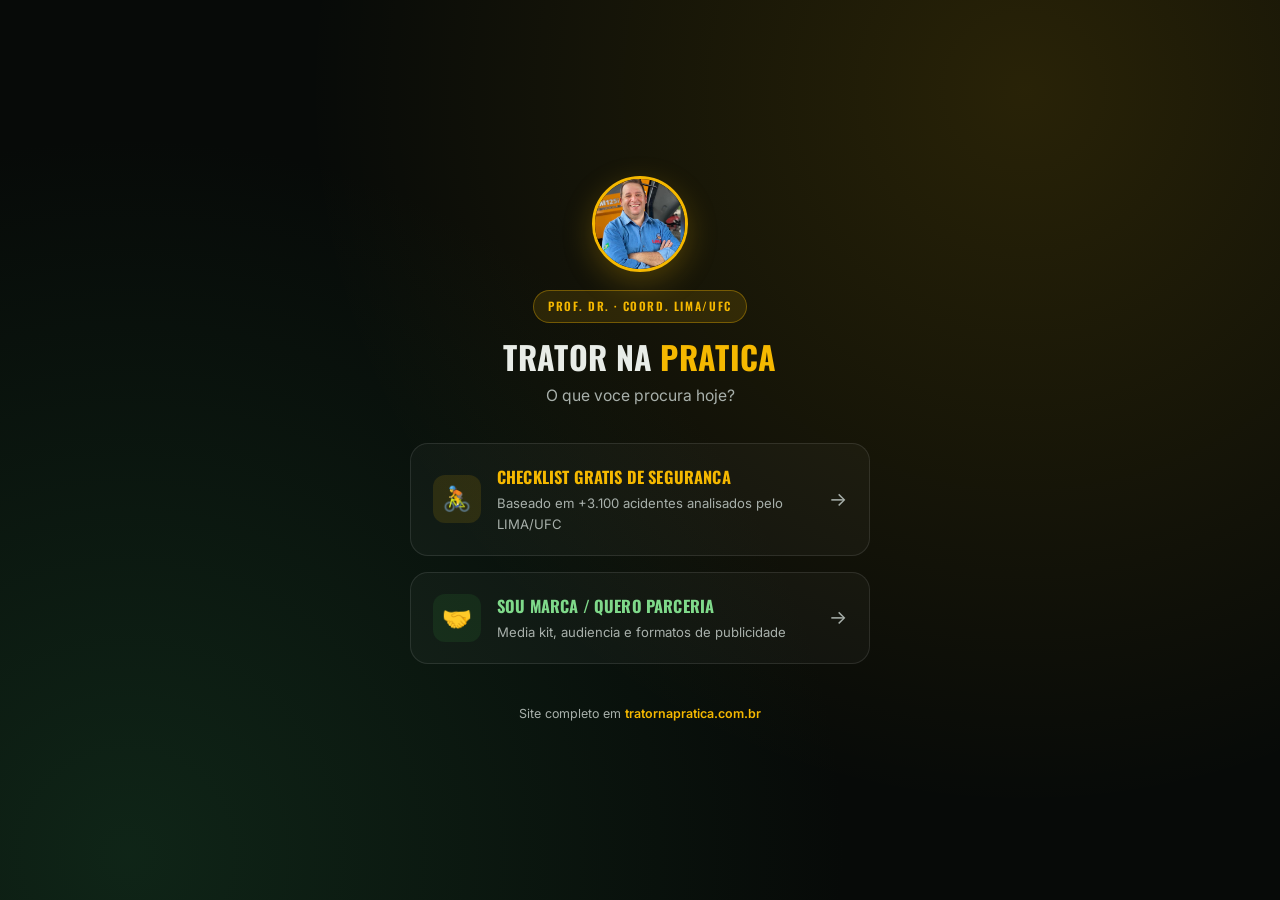
<file: ig.html>
<!DOCTYPE html>
<html lang="pt-BR">
<head>
  <meta charset="UTF-8" />
  <meta name="viewport" content="width=device-width, initial-scale=1.0" />

  <title>Trator na Prática | Prof. Leonardo Monteiro</title>
  <meta name="description" content="Checklist gratuito de seguranca com tratores ou parceria de marca com o Prof. Leonardo Monteiro - LIMA/UFC." />
  <meta name="robots" content="noindex, follow" />
  <meta name="theme-color" content="#0B0F0C" />
  <link rel="canonical" href="https://tratornapratica.com.br/ig" />

  <meta property="og:type" content="website" />
  <meta property="og:url" content="https://tratornapratica.com.br/ig" />
  <meta property="og:title" content="Trator na Pratica | Prof. Leonardo Monteiro" />
  <meta property="og:description" content="Checklist gratuito de seguranca ou parceria de marca - escolha seu caminho." />
  <meta property="og:image" content="https://tratornapratica.com.br/og-image.png" />
  <meta property="og:locale" content="pt_BR" />
  <meta property="og:site_name" content="Trator na Pratica" />

  <link rel="icon" type="image/x-icon" href="/favicon.ico" />
  <link rel="apple-touch-icon" sizes="180x180" href="/apple-touch-icon.png" />

  <link rel="preconnect" href="https://fonts.googleapis.com" />
  <link rel="preconnect" href="https://fonts.gstatic.com" crossorigin />
  <link href="https://fonts.googleapis.com/css2?family=Inter:wght@400;500;600;700;800&family=Oswald:wght@500;600;700;800&display=swap" rel="stylesheet" />

  <script async src="https://www.googletagmanager.com/gtag/js?id=G-YCJ6CCQL4G"></script>
  <script>
    window.dataLayer = window.dataLayer || [];
    function gtag(){dataLayer.push(arguments);}
    gtag('js', new Date());
    gtag('config', 'G-YCJ6CCQL4G', { page_path: '/ig' });
    window.addEventListener('load', function(){
      if (typeof gtag === 'function') {
        gtag('event', 'view_ig_bio_link', {
          event_category: 'instagram_bio',
          event_label: 'pageview_ig_hub',
          page_location: window.location.href
        });
      }
    });
    function trackChoice(choice){
      if (typeof gtag === 'function') {
        gtag('event', 'ig_bio_choice', {
          event_category: 'instagram_bio',
          event_label: choice
        });
      }
    }
  </script>

  <style>
    *,*::before,*::after{box-sizing:border-box;margin:0;padding:0}
    html{scroll-behavior:smooth;-webkit-text-size-adjust:100%}
    body{
      font-family:'Inter','Segoe UI',system-ui,-apple-system,sans-serif;
      background:#070A08;
      color:#E8ECE7;
      line-height:1.6;
      min-height:100vh;
      -webkit-font-smoothing:antialiased;
    }
    img{max-width:100%;height:auto;display:block}
    a{color:inherit;text-decoration:none}
    button{font-family:inherit;cursor:pointer;border:none;background:none;color:inherit}

    :root{
      --gold:#F5B800;
      --gold-2:#FFC93C;
      --gold-soft:rgba(245,184,0,.12);
      --text:#E8ECE7;
      --text-dim:#A8B0AB;
      --border:rgba(255,255,255,.10);
      --display:'Oswald','Inter',sans-serif;
    }

    .wrap{
      min-height:100vh;
      display:flex;
      flex-direction:column;
      align-items:center;
      justify-content:center;
      padding:48px 20px;
      background:
        radial-gradient(circle at 80% 10%, rgba(245,184,0,.14), transparent 55%),
        radial-gradient(circle at 10% 95%, rgba(27,77,46,.4), transparent 50%),
        #070A08;
    }

    .card{
      width:100%;
      max-width:460px;
      text-align:center;
    }

    .avatar{
      width:96px;height:96px;border-radius:50%;
      margin:0 auto 18px;overflow:hidden;
      border:3px solid var(--gold);
      box-shadow:0 10px 30px rgba(245,184,0,.25);
    }
    .avatar img{width:100%;height:100%;object-fit:cover}

    .eyebrow{
      display:inline-flex;align-items:center;gap:8px;
      font-family:var(--display);font-weight:600;letter-spacing:.14em;text-transform:uppercase;
      font-size:.72rem;color:var(--gold);background:var(--gold-soft);
      border:1px solid rgba(245,184,0,.35);padding:6px 14px;border-radius:100px;margin-bottom:16px;
    }

    h1{
      font-family:var(--display);font-weight:700;text-transform:uppercase;
      font-size:clamp(1.5rem,6vw,2rem);line-height:1.15;letter-spacing:.01em;
      margin-bottom:8px;
    }
    h1 span{color:var(--gold)}

    .sub{
      color:var(--text-dim);
      font-size:.98rem;
      max-width:380px;
      margin:0 auto 34px;
    }

    .choices{
      display:flex;
      flex-direction:column;
      gap:16px;
      width:100%;
    }

    .choice{
      display:flex;
      align-items:center;
      gap:16px;
      padding:20px 22px;
      border-radius:18px;
      border:1px solid var(--border);
      background:rgba(255,255,255,.03);
      text-align:left;
      transition:transform .2s ease, border-color .2s ease, background .2s ease;
    }
    .choice:hover, .choice:active{
      transform:translateY(-2px);
      border-color:var(--gold);
      background:rgba(245,184,0,.06);
    }
    .choice .ico{
      flex-shrink:0;
      width:48px;height:48px;border-radius:12px;
      display:flex;align-items:center;justify-content:center;
      font-size:1.5rem;
    }
    .choice.checklist .ico{background:var(--gold-soft)}
    .choice.brand .ico{background:rgba(46,125,50,.18)}
    .choice-text strong{
      display:block;font-family:var(--display);font-weight:700;
      font-size:1.02rem;text-transform:uppercase;letter-spacing:.01em;
      color:var(--text);margin-bottom:3px;
    }
    .choice.checklist strong{color:var(--gold)}
    .choice.brand strong{color:#7FD98A}
    .choice-text small{color:var(--text-dim);font-size:.82rem;display:block}
    .arrow{margin-left:auto;flex-shrink:0;color:var(--text-dim);font-size:1.2rem}

    footer{
      margin-top:40px;
      text-align:center;
      font-size:.78rem;
      color:var(--text-dim);
    }
    footer a{color:var(--gold);font-weight:600}

    @media (max-width:420px){
      .choice{padding:16px 16px}
    }
  </style>
</head>
<body>

  <div class="wrap">
    <div class="card">
      <div class="avatar">
        <img src="/professor.jpg" alt="Prof. Leonardo Monteiro" />
      </div>
      <div class="eyebrow">Prof. Dr. &middot; Coord. LIMA/UFC</div>
      <h1>Trator na <span>Pratica</span></h1>
      <p class="sub">O que voce procura hoje?</p>

      <div class="choices">
        <a class="choice checklist" href="/checklist-seguranca.pdf" onclick="trackChoice('checklist')" target="_blank" rel="noopener">
          <div class="ico">&#128692;</div>
          <div class="choice-text">
            <strong>Checklist gratis de seguranca</strong>
            <small>Baseado em +3.100 acidentes analisados pelo LIMA/UFC</small>
          </div>
          <div class="arrow">&rarr;</div>
        </a>

        <a class="choice brand" href="/para-marcas.html" onclick="trackChoice('marca')">
          <div class="ico">&#129309;</div>
          <div class="choice-text">
            <strong>Sou marca / quero parceria</strong>
            <small>Media kit, audiencia e formatos de publicidade</small>
          </div>
          <div class="arrow">&rarr;</div>
        </a>
      </div>

      <footer>
        Site completo em <a href="/">tratornapratica.com.br</a>
      </footer>
    </div>
  </div>

</body>
</html>
</file>
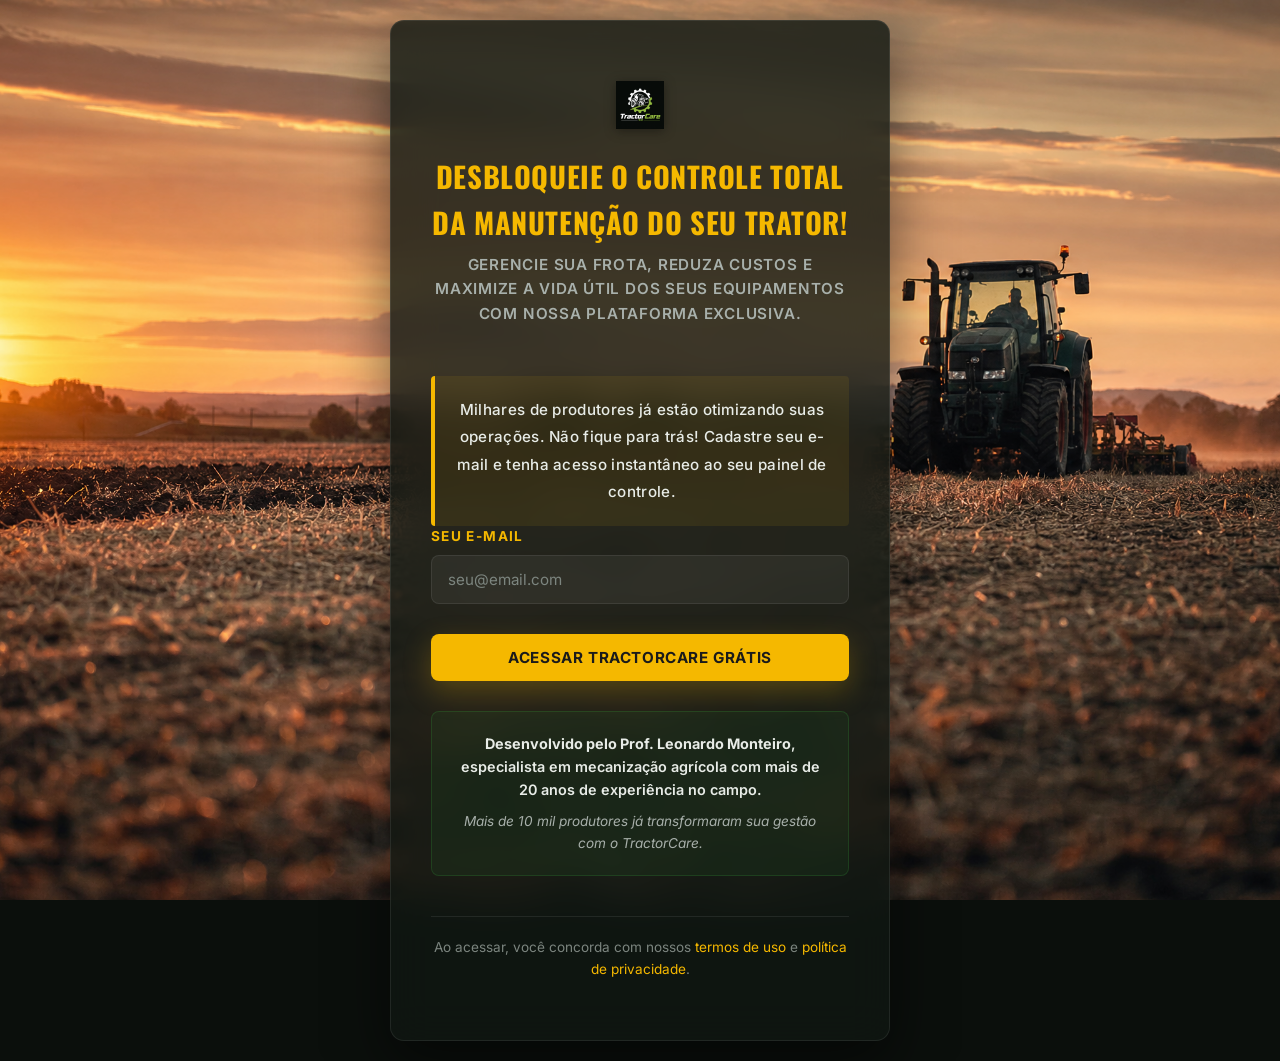
<file: manutencao.html>
<!DOCTYPE html>
<html lang="pt-BR">
<head>
  <meta charset="UTF-8" />
  <meta name="viewport" content="width=device-width, initial-scale=1.0" />
  <title>Desbloqueie o Controle Total | TractorCare</title>
  <meta name="description" content="Acesse o sistema de controle de manutenção de tratores. Cadastre seu e-mail para acessar o TractorCare." />
  <meta name="robots" content="noindex, follow" />
  
  <!-- Google Fonts -->
  <link rel="preconnect" href="https://fonts.googleapis.com" />
  <link rel="preconnect" href="https://fonts.gstatic.com" crossorigin />
  <link href="https://fonts.googleapis.com/css2?family=Inter:wght@400;500;600;700;800&family=Oswald:wght@500;600;700;800&display=swap" rel="stylesheet" />

  <style>
    /* ===== RESET & BASE ===== */
    *,*::before,*::after{box-sizing:border-box;margin:0;padding:0}
    html{scroll-behavior:smooth;-webkit-text-size-adjust:100%}
    body{
      font-family:'Inter','Segoe UI',system-ui,-apple-system,sans-serif;
      background:url("/assets/images/background_tractor_care.jpg") no-repeat center center fixed;
      background-size:cover;
      background-color:#0B0F0C; /* Fallback color */
      color:#E8ECE7;
      line-height:1.6;
      overflow-x:hidden;
      -webkit-font-smoothing:antialiased;
      min-height:100vh;
      display:flex;
      align-items:center;
      justify-content:center;
      padding:20px;
    }
    img{max-width:100%;height:auto;display:block}
    a{color:inherit;text-decoration:none;transition:color .25s ease}
    button{font-family:inherit;cursor:pointer;border:none;background:none;color:inherit}

    /* ===== TOKENS ===== */
    :root{
      --gold:#F5B800;
      --gold-2:#FFC93C;
      --green:#1B4D2E;
      --green-2:#2E7D32;
      --text:#E8ECE7;
      --text-dim:#A8B0AB;
      --text-mute:#7C857F;
      --border:rgba(255,255,255,.08);
      --shadow-lg:0 20px 60px rgba(0,0,0,.55);
      --radius:14px;
      --display:'Oswald','Inter',sans-serif;
    }

    /* ===== CONTAINER ===== */
    .container{
      width:100%;max-width:500px;
      background:rgba(16,23,18,.8);
      backdrop-filter:blur(20px);
      border:1px solid var(--border);
      border-radius:var(--radius);
      padding:60px 40px;
      box-shadow:var(--shadow-lg);
      animation:slideIn .6s ease-out;
    }

    @keyframes slideIn{
      from{
        opacity:0;
        transform:translateY(30px)
      }
      to{
        opacity:1;
        transform:translateY(0)
      }
    }

    /* ===== HEADER ===== */
    .portal-header{
      text-align:center;margin-bottom:50px
    }

    .portal-logo{
      display:flex;align-items:center;justify-content:center;gap:12px;margin-bottom:24px
    }

    .portal-logo img{
      height:48px;width:auto;filter:drop-shadow(0 2px 6px rgba(0,0,0,.4))
    }

    .portal-title{
      font-family:var(--display);font-size:1.8rem;font-weight:800;
      text-transform:uppercase;letter-spacing:.02em;
      color:var(--gold);margin-bottom:8px
    }

    .portal-subtitle{
      font-size:.95rem;color:var(--text-dim);letter-spacing:.05em;
      text-transform:uppercase;font-weight:600
    }

    .lead-text{
      font-size:.95rem;color:var(--text);line-height:1.8;
      margin-top:30px;margin-bottom:0;padding:20px;
      background:rgba(245,184,0,.08);
      border-left:4px solid var(--gold);
      border-radius:4px;text-align:center;
      font-weight:500;letter-spacing:.02em
    }

    /* ===== FORM ===== */
    .portal-form{
      display:flex;flex-direction:column;gap:20px
    }

    .form-group{
      display:flex;flex-direction:column;gap:8px
    }

    .form-label{
      font-size:.85rem;font-weight:700;letter-spacing:.1em;
      text-transform:uppercase;color:var(--gold)
    }

    .form-input{
      padding:14px 16px;
      background:rgba(255,255,255,.05);
      border:1px solid var(--border);
      border-radius:8px;
      color:var(--text);
      font-size:.95rem;
      transition:all .25s ease;
      font-family:inherit
    }

    .form-input::placeholder{
      color:var(--text-mute)
    }

    .form-input:focus{
      outline:none;
      background:rgba(255,255,255,.08);
      border-color:var(--gold);
      box-shadow:0 0 0 3px rgba(245,184,0,.1)
    }

    /* ===== BUTTON ===== */
    .btn-submit{
      padding:14px 28px;
      background:var(--gold);
      color:#1A1A1A;
      font-weight:700;
      font-size:.95rem;
      letter-spacing:.04em;
      text-transform:uppercase;
      border-radius:8px;
      box-shadow:0 10px 28px rgba(245,184,0,.25);
      transition:all .25s ease;
      cursor:pointer;
      margin-top:10px
    }

    .btn-submit:hover{
      background:var(--gold-2);
      transform:translateY(-2px);
      box-shadow:0 14px 34px rgba(245,184,0,.4)
    }

    .btn-submit:active{
      transform:translateY(0)
    }

    .btn-submit:disabled{
      opacity:.6;cursor:not-allowed;transform:none
    }

    .btn-submit.loading{
      position:relative;color:transparent
    }

    .btn-submit.loading::after{
      content:'';
      position:absolute;
      width:16px;height:16px;
      top:50%;left:50%;
      margin-left:-8px;margin-top:-8px;
      border:2px solid rgba(26,26,26,.3);
      border-radius:50%;
      border-top-color:#1A1A1A;
      animation:spin .6s linear infinite
    }

    @keyframes spin{
      to{transform:rotate(360deg)}
    }

    /* ===== MESSAGE ===== */
    .form-message{
      padding:12px 16px;
      border-radius:8px;
      font-size:.9rem;
      display:none;
      animation:slideIn .3s ease-out
    }

    .form-message.show{
      display:block
    }

    .form-message.success{
      background:rgba(46,125,50,.2);
      border:1px solid rgba(46,125,50,.5);
      color:#7FD87F
    }

    .form-message.error{
      background:rgba(200,50,50,.2);
      border:1px solid rgba(200,50,50,.5);
      color:#FF7F7F
    }

    /* ===== AUTHORITY & SOCIAL PROOF ===== */
    .authority-section{
      margin-top:30px;padding:20px;background:rgba(43,125,50,.1);
      border:1px solid rgba(43,125,50,.3);border-radius:8px;text-align:center
    }

    .authority-text{
      font-size:.9rem;color:var(--text);margin-bottom:10px;font-weight:600
    }

    .social-proof{
      font-size:.85rem;color:var(--text-dim);margin:0;font-style:italic
    }

    /* ===== FOOTER ===== */
    .portal-footer{
      margin-top:40px;
      padding-top:20px;
      border-top:1px solid var(--border);
      text-align:center;
      font-size:.85rem;
      color:var(--text-mute)
    }

    .portal-footer a{
      color:var(--gold);transition:color .25s ease
    }

    .portal-footer a:hover{
      color:var(--gold-2)
    }

    /* ===== RESPONSIVE ===== */
    @media(max-width:640px){
      .container{
        padding:40px 24px
      }

      .portal-title{
        font-size:1.4rem
      }

      .form-input{
        padding:12px 14px;
        font-size:.9rem
      }
    }
  </style>
</head>
<body>
  <div class="container">
    <!-- Header -->
      <div class="portal-header">
        <div class="portal-logo">
          <img src="/assets/images/logo-flat.png" alt="Trator na Prática" />
        </div>
        <h1 class="portal-title">Desbloqueie o Controle Total da Manutenção do Seu Trator!</h1>
        <p class="portal-subtitle">Gerencie sua frota, reduza custos e maximize a vida útil dos seus equipamentos com nossa plataforma exclusiva.</p>
      </div>

      <p class="lead-text">Milhares de produtores já estão otimizando suas operações. Não fique para trás! Cadastre seu e-mail e tenha acesso instantâneo ao seu painel de controle.</p>

    <!-- Form -->
    <form class="portal-form" id="accessForm">
      <div class="form-group">
        <label class="form-label" for="email">Seu E-mail</label>
        <input 
          type="email" 
          id="email" 
          name="email" 
          class="form-input" 
          placeholder="seu@email.com" 
          required 
          autocomplete="email"
        />
      </div>

      <button type="submit" class="btn-submit">Acessar TractorCare Grátis</button>

      <div class="form-message" id="formMessage"></div>
    </form>

    <!-- Authority & Social Proof -->
    <div class="authority-section">
      <p class="authority-text"><strong>Desenvolvido pelo Prof. Leonardo Monteiro</strong>, especialista em mecanização agrícola com mais de 20 anos de experiência no campo.</p>
      <p class="social-proof">Mais de 10 mil produtores já transformaram sua gestão com o TractorCare.</p>
    </div>

    <!-- Footer -->
    <div class="portal-footer">
      <p>Ao acessar, você concorda com nossos <a href="#">termos de uso</a> e <a href="#">política de privacidade</a>.</p>
    </div>
  </div>

  <script>
    const form = document.getElementById('accessForm');
    const emailInput = document.getElementById('email');
    const messageDiv = document.getElementById('formMessage');

    form.addEventListener('submit', async (e) => {
      e.preventDefault();
      
      const email = emailInput.value.trim();
      
      // Validação básica
      if (!email || !email.includes('@')) {
        showMessage('Por favor, insira um e-mail válido.', 'error');
        return;
      }

      // Simular envio (em produção, isso seria uma chamada para um backend)
      try {
        // Armazenar e-mail no localStorage para referência
        localStorage.setItem('tractorcare_email', email);
        
        // Mostrar mensagem de sucesso
        showMessage('E-mail registrado com sucesso! Redirecionando...', 'success');
        
        // Redirecionar após 1.5 segundos
        setTimeout(() => {
          window.location.href = 'https://evident-ingot639.runable.site/configuracoes';
        }, 1500);
      } catch (error) {
        showMessage('Erro ao processar. Tente novamente.', 'error');
      }
    });

    function showMessage(text, type) {
      messageDiv.textContent = text;
      messageDiv.className = `form-message show ${type}`;
      
      if (type === 'error') {
        setTimeout(() => {
          messageDiv.classList.remove('show');
        }, 4000);
      }
    }

    // Pre-fill email se já foi registrado
    window.addEventListener('load', () => {
      const savedEmail = localStorage.getItem('tractorcare_email');
      if (savedEmail) {
        emailInput.value = savedEmail;
      }
    });
  </script>
</body>
</html>
</file>
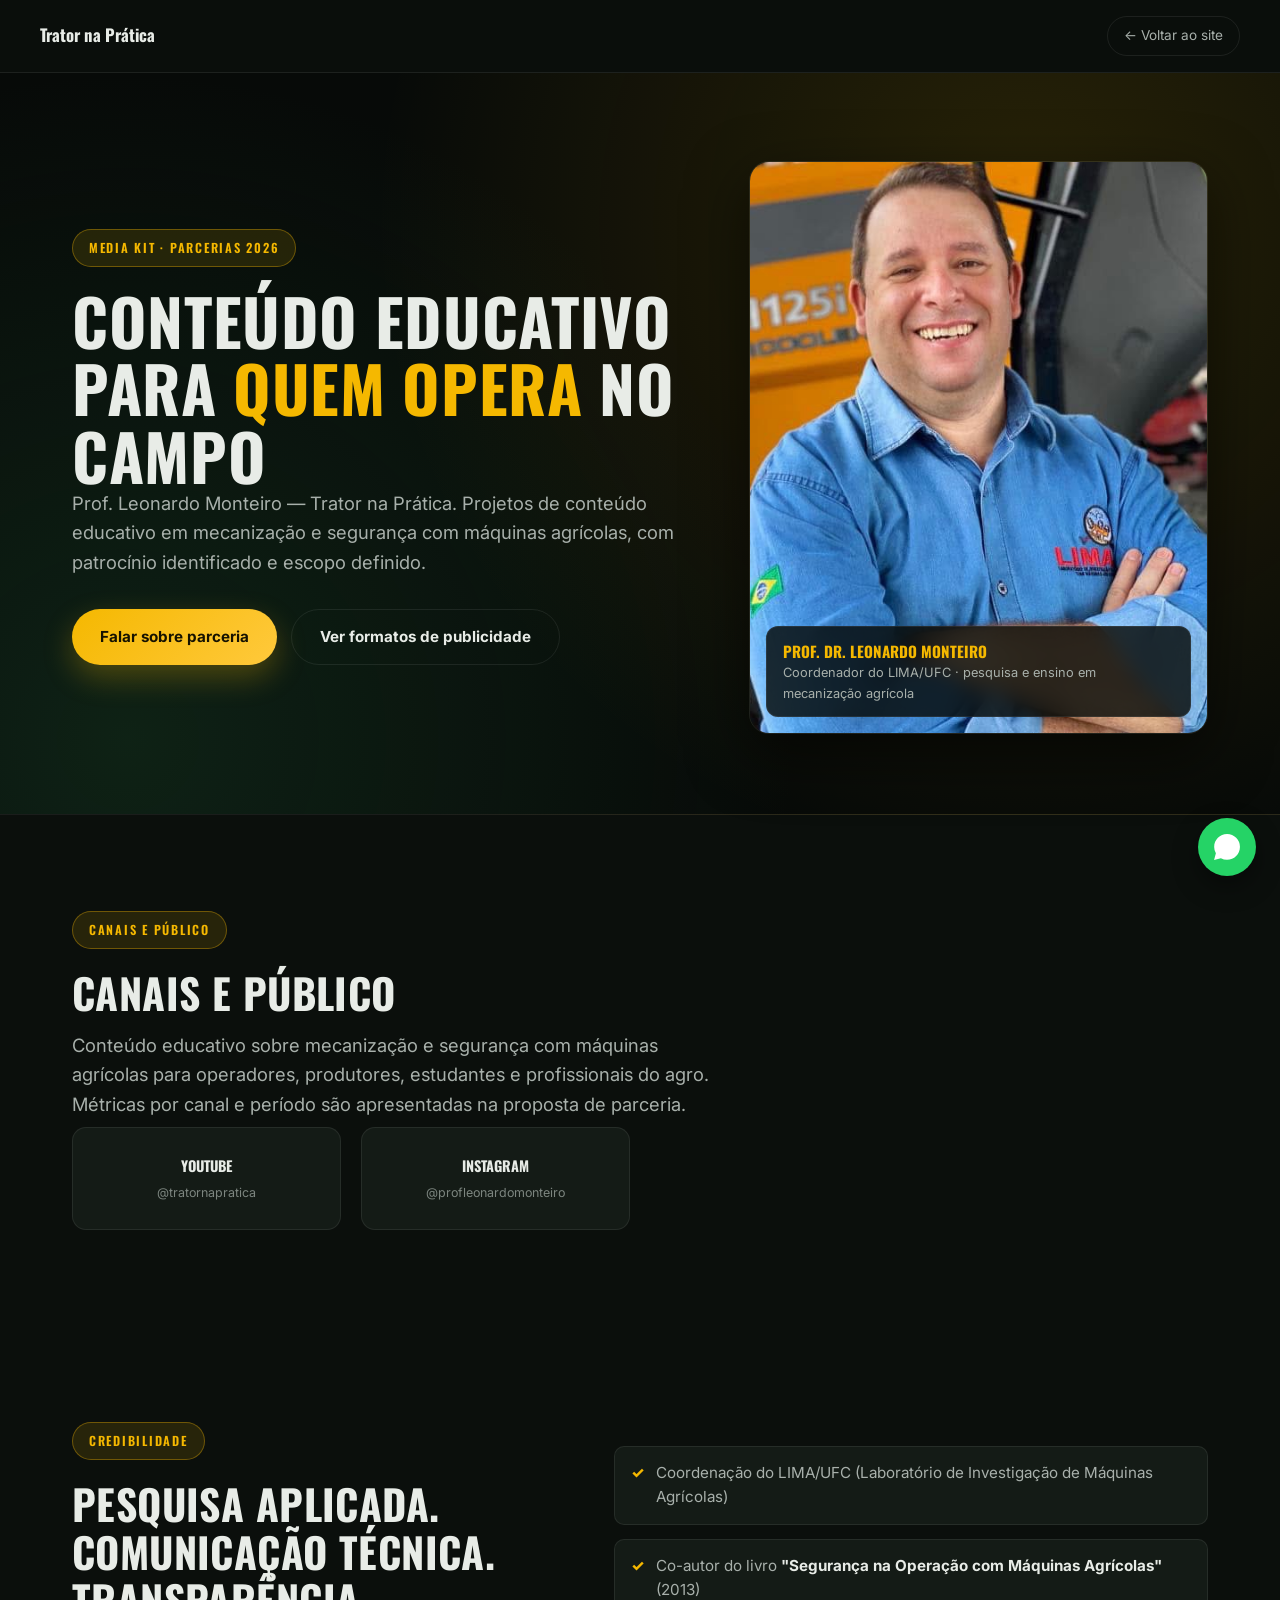
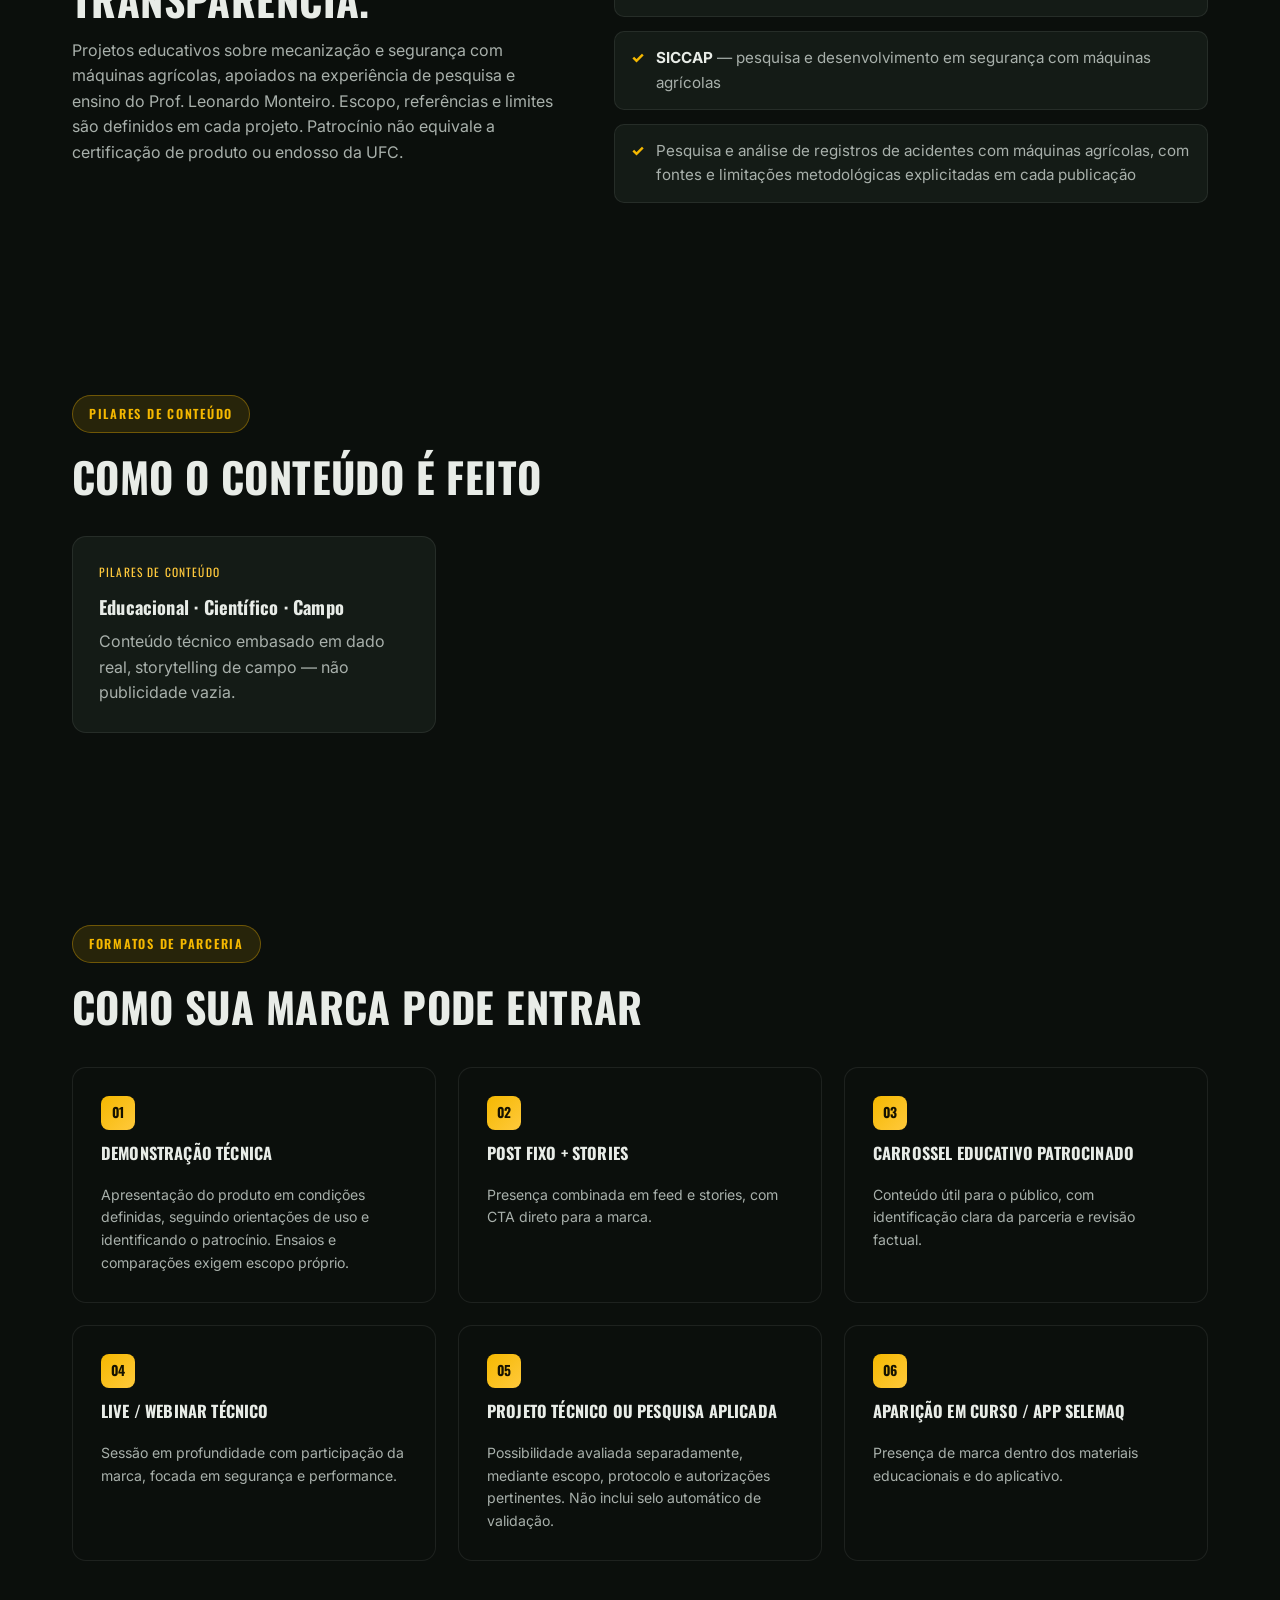
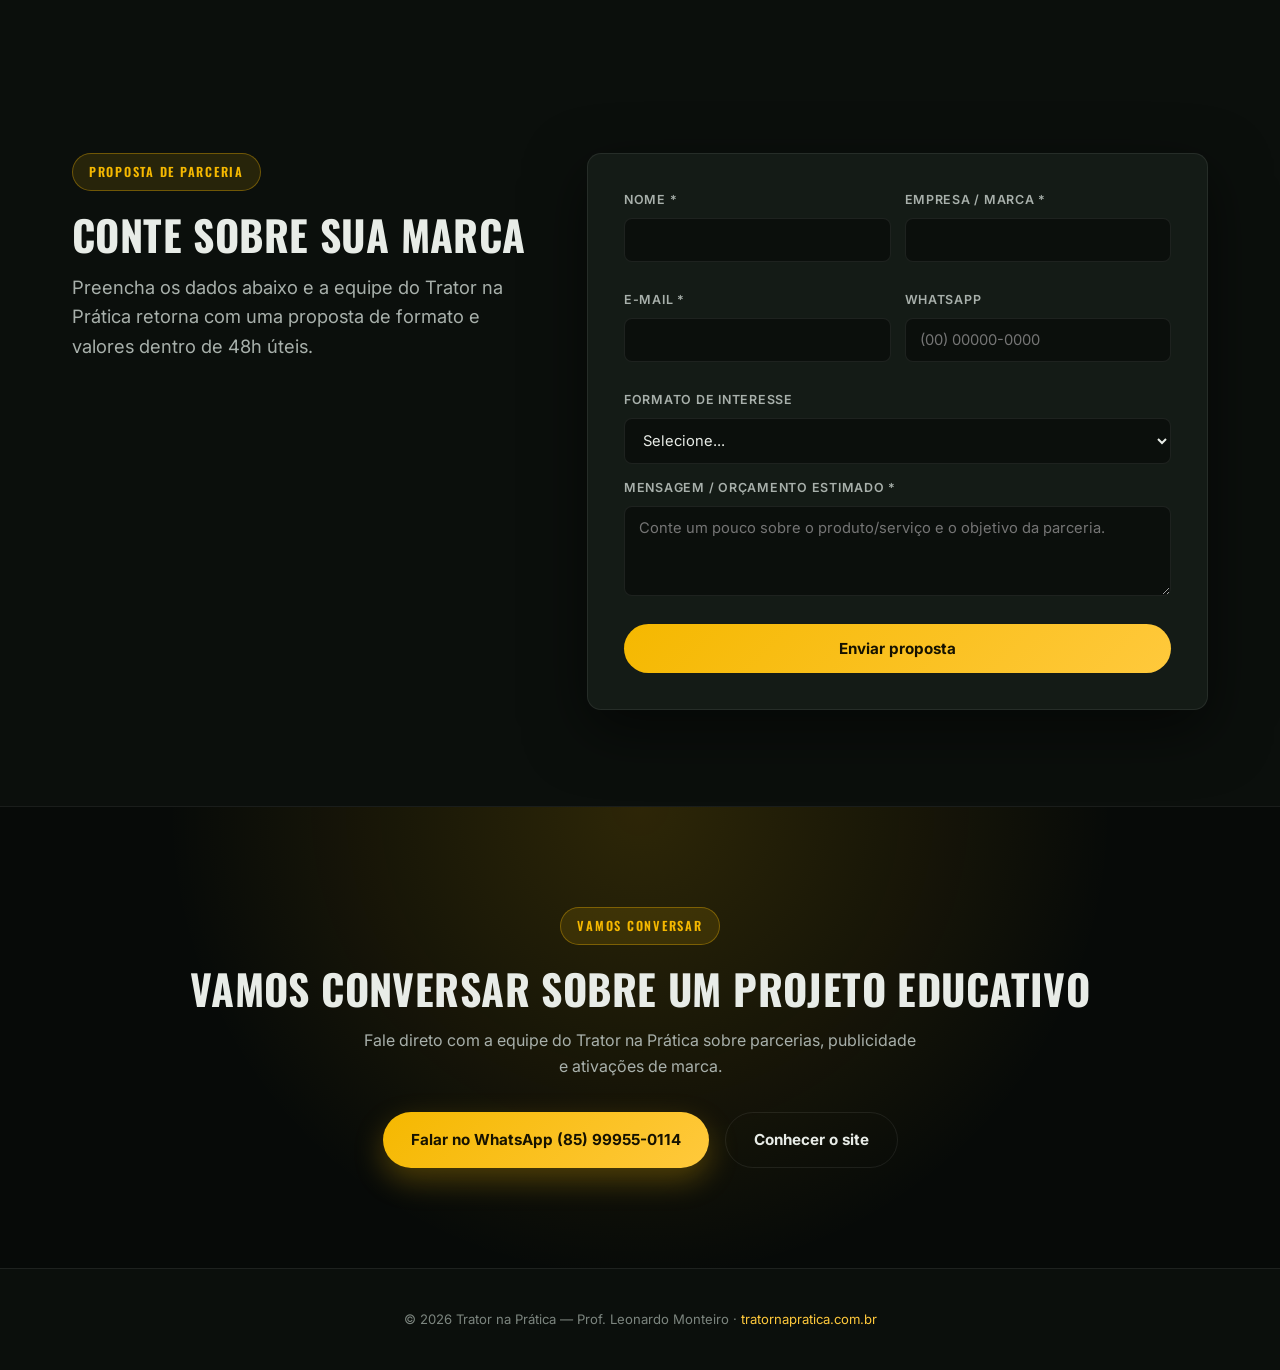
<file: para-marcas.html>
<!DOCTYPE html>
<html lang="pt-BR">
<head>
  <meta charset="UTF-8" />
  <meta name="viewport" content="width=device-width, initial-scale=1.0" />

  <title>Para Marcas | Trator na Prática — Prof. Leonardo Monteiro</title>
  <meta name="description" content="Media kit e formatos de parceria com o Prof. Leonardo Monteiro (Trator na Prática): projetos de conteúdo educativo em mecanização e segurança no campo, com patrocínio identificado e escopo definido." />
  <meta name="robots" content="index, follow" />
  <meta name="theme-color" content="#0B0F0C" />
  <link rel="canonical" href="https://tratornapratica.com.br/para-marcas.html" />

  <meta property="og:type" content="website" />
  <meta property="og:url" content="https://tratornapratica.com.br/para-marcas.html" />
  <meta property="og:title" content="Para Marcas | Trator na Prática" />
  <meta property="og:description" content="Parcerias com marcas: conteúdo educativo em mecanização e segurança no campo. Trator na Prática — Prof. Leonardo Monteiro." />
  <meta property="og:image" content="https://tratornapratica.com.br/og-image-marcas-v2.png" />
  <meta property="og:image:width" content="1200" />
  <meta property="og:image:height" content="630" />
  <meta property="og:image:alt" content="Parcerias com marcas — conteúdo educativo em mecanização e segurança no campo — Trator na Prática" />
  <meta property="og:locale" content="pt_BR" />
  <meta property="og:site_name" content="Trator na Prática" />

  <meta name="twitter:card" content="summary_large_image" />
  <meta name="twitter:title" content="Para Marcas | Trator na Prática" />
  <meta name="twitter:description" content="Media kit e parcerias com o Prof. Leonardo Monteiro." />
  <meta name="twitter:image" content="https://tratornapratica.com.br/og-image-marcas-v2.png" />

  <link rel="icon" type="image/x-icon" href="/favicon.ico" />
  <link rel="apple-touch-icon" sizes="180x180" href="/apple-touch-icon.png" />

  <link rel="preconnect" href="https://fonts.googleapis.com" />
  <link rel="preconnect" href="https://fonts.gstatic.com" crossorigin />
  <link href="https://fonts.googleapis.com/css2?family=Inter:wght@400;500;600;700;800&family=Oswald:wght@500;600;700;800&display=swap" rel="stylesheet" />

  <!-- Google Analytics -->
  <script async src="https://www.googletagmanager.com/gtag/js?id=G-YCJ6CCQL4G"></script>
  <script>
    window.dataLayer = window.dataLayer || [];
    function gtag(){dataLayer.push(arguments);}
    gtag('js', new Date());
    gtag('config', 'G-YCJ6CCQL4G', { page_path: '/para-marcas.html' });
    // Evento dedicado para medir acesso à aba de parcerias/media kit
    window.addEventListener('load', function(){
      if (typeof gtag === 'function') {
        gtag('event', 'view_media_kit_page', {
          event_category: 'para_marcas',
          event_label: 'pageview_para_marcas',
          page_location: window.location.href
        });
      }
    });
  </script>

  <style>
    *,*::before,*::after{box-sizing:border-box;margin:0;padding:0}
    html{scroll-behavior:smooth;-webkit-text-size-adjust:100%}
    body{
      font-family:'Inter','Segoe UI',system-ui,-apple-system,sans-serif;
      background:#0B0F0C;
      color:#E8ECE7;
      line-height:1.6;
      overflow-x:hidden;
      -webkit-font-smoothing:antialiased;
    }
    img{max-width:100%;height:auto;display:block}
    a{color:inherit;text-decoration:none;transition:color .25s ease}
    button{font-family:inherit;cursor:pointer;border:none;background:none;color:inherit}
    ul{list-style:none}

    :root{
      --bg-0:#070A08;
      --bg-1:#0B0F0C;
      --bg-2:#10171280;
      --bg-3:#141B16;
      --gold:#F5B800;
      --gold-2:#FFC93C;
      --gold-soft:rgba(245,184,0,.12);
      --green:#1B4D2E;
      --green-2:#2E7D32;
      --green-3:#0F2E1A;
      --text:#E8ECE7;
      --text-dim:#A8B0AB;
      --text-mute:#7C857F;
      --border:rgba(255,255,255,.08);
      --shadow-lg:0 20px 60px rgba(0,0,0,.55);
      --radius:14px;
      --container:1200px;
      --display:'Oswald','Inter',sans-serif;
    }

    .container{width:100%;max-width:var(--container);margin:0 auto;padding:0 32px}
    section{padding:96px 0}
    .eyebrow{
      display:inline-flex;align-items:center;gap:8px;
      font-family:var(--display);font-weight:600;letter-spacing:.14em;text-transform:uppercase;
      font-size:.78rem;color:var(--gold);background:var(--gold-soft);
      border:1px solid rgba(245,184,0,.35);padding:8px 16px;border-radius:100px;margin-bottom:20px;
    }
    h1,h2,h3{font-family:var(--display);font-weight:700;letter-spacing:.01em}
    h1{font-size:clamp(2.4rem,5vw,4.2rem);line-height:1.05;text-transform:uppercase}
    h2{font-size:clamp(1.8rem,3.4vw,2.6rem);line-height:1.15;text-transform:uppercase;margin-bottom:14px}
    h3{font-size:1.15rem;margin-bottom:8px}
    p{color:var(--text-dim)}
    .lead{font-size:1.15rem;color:var(--text-dim);max-width:640px}

    /* HEADER */
    header{
      position:sticky;top:0;z-index:50;background:rgba(11,15,12,.85);
      backdrop-filter:blur(14px);border-bottom:1px solid var(--border);
    }
    .headbar{display:flex;align-items:center;justify-content:space-between;padding:16px 0}
    .logo{display:flex;align-items:center;gap:10px;font-family:var(--display);font-weight:700;font-size:1.05rem;color:var(--text)}
    .logo img{height:34px;width:auto}
    .back-link{font-size:.85rem;color:var(--text-dim);border:1px solid var(--border);padding:8px 16px;border-radius:100px}
    .back-link:hover{color:var(--gold);border-color:var(--gold)}

    /* HERO */
    .hero{
      padding:88px 0 80px;
      background:radial-gradient(circle at 80% 20%, rgba(245,184,0,.14), transparent 55%),
                 radial-gradient(circle at 10% 90%, rgba(27,77,46,.35), transparent 50%),
                 var(--bg-0);
      border-bottom:1px solid var(--border);
    }
    .hero-grid{display:grid;grid-template-columns:1.15fr .85fr;gap:56px;align-items:center}
    .hero h1 span{color:var(--gold)}
    .hero-actions{display:flex;gap:14px;margin-top:32px;flex-wrap:wrap}
    .btn{
      display:inline-flex;align-items:center;gap:10px;font-weight:700;font-size:.95rem;
      padding:15px 28px;border-radius:100px;transition:transform .2s ease, box-shadow .2s ease;
    }
    .btn-primary{background:linear-gradient(135deg,var(--gold),var(--gold-2));color:#161200;box-shadow:0 12px 30px rgba(245,184,0,.28)}
    .btn-primary:hover{transform:translateY(-2px)}
    .btn-outline{border:1px solid var(--border);color:var(--text)}
    .btn-outline:hover{border-color:var(--gold);color:var(--gold)}
    .hero-photo{
      position:relative;border-radius:20px;overflow:hidden;border:1px solid var(--border);
      box-shadow:var(--shadow-lg);
    }
    .hero-photo img{width:100%;height:100%;object-fit:cover;aspect-ratio:4/5}
    .hero-photo .badge{
      position:absolute;bottom:16px;left:16px;right:16px;background:rgba(7,10,8,.82);
      border:1px solid var(--border);border-radius:12px;padding:12px 16px;font-size:.8rem;color:var(--text-dim);
      backdrop-filter:blur(10px);
    }
    .hero-photo .badge strong{color:var(--gold);display:block;font-family:var(--display);font-size:.95rem;text-transform:uppercase}

    /* STAT GRID */
    .stat-grid{display:grid;grid-template-columns:repeat(4,1fr);gap:20px;margin-top:40px}
    .stat-card{
      background:var(--bg-3);border:1px solid var(--border);border-radius:var(--radius);
      padding:28px 22px;text-align:center;
    }
    .stat-card .num{font-family:var(--display);font-weight:800;font-size:2.1rem;color:var(--gold)}
    .stat-card .lbl{font-size:.82rem;color:var(--text-dim);margin-top:6px}

    /* SECTIONS */
    .section-alt{background:var(--bg-1)}
    .section-dark{background:var(--bg-0);border-top:1px solid var(--border);border-bottom:1px solid var(--border)}

    .two-col{display:grid;grid-template-columns:.9fr 1.1fr;gap:56px;align-items:start}
    .credential-list{margin-top:24px;display:flex;flex-direction:column;gap:14px}
    .credential-list li{
      display:flex;gap:12px;align-items:flex-start;font-size:.95rem;color:var(--text-dim);
      background:var(--bg-3);border:1px solid var(--border);border-radius:10px;padding:14px 16px;
    }
    .credential-list li b{color:var(--text);font-weight:700}
    .credential-list .ico{color:var(--gold);font-weight:800}

    .platform-grid{display:grid;grid-template-columns:repeat(4,1fr);gap:20px;margin-top:8px}
    .platform-card{
      background:var(--bg-3);border:1px solid var(--border);border-radius:var(--radius);
      padding:26px 20px;text-align:center;
    }
    .platform-card .plat-name{font-family:var(--display);font-weight:700;color:var(--text);text-transform:uppercase;font-size:.9rem;margin-bottom:6px}
    .platform-card .plat-num{font-family:var(--display);font-weight:800;font-size:1.7rem;color:var(--gold-2)}
    .platform-card .plat-sub{font-size:.78rem;color:var(--text-mute);margin-top:4px}

    .market-grid{display:grid;grid-template-columns:1fr 1fr;gap:24px;margin-top:32px}
    .market-card{
      background:linear-gradient(135deg, rgba(27,77,46,.35), rgba(11,15,12,.4));
      border:1px solid var(--border);border-radius:var(--radius);padding:30px;
    }
    .market-card .num{font-family:var(--display);font-weight:800;font-size:2rem;color:var(--gold)}
    .market-card p{margin-top:8px;font-size:.9rem}

    .case-grid{display:grid;grid-template-columns:repeat(3,1fr);gap:22px;margin-top:36px}
    .case-card{
      background:var(--bg-3);border:1px solid var(--border);border-radius:var(--radius);padding:26px;
    }
    .case-card .tag{font-family:var(--display);font-size:.72rem;letter-spacing:.1em;text-transform:uppercase;color:var(--gold-2);margin-bottom:10px;display:block}

    .pkg-grid{display:grid;grid-template-columns:repeat(3,1fr);gap:22px;margin-top:36px}
    .pkg-card{
      background:var(--bg-1);border:1px solid var(--border);border-radius:var(--radius);
      padding:28px;display:flex;flex-direction:column;gap:10px;transition:border-color .2s ease, transform .2s ease;
    }
    .pkg-card:hover{border-color:var(--gold);transform:translateY(-4px)}
    .pkg-card .pkg-icon{font-family:var(--display);font-weight:800;font-size:.85rem;color:#161200;background:linear-gradient(135deg,var(--gold),var(--gold-2));width:34px;height:34px;border-radius:8px;display:flex;align-items:center;justify-content:center}
    .pkg-card h3{color:var(--text);text-transform:uppercase;font-size:1.02rem}
    .pkg-card p{font-size:.88rem}

    .cta-section{
      background:radial-gradient(circle at 50% 0%, rgba(245,184,0,.16), transparent 60%), var(--bg-0);
      text-align:center;padding:100px 0;border-top:1px solid var(--border);
    }
    .cta-section h2{margin-bottom:16px}
    .cta-section p{max-width:560px;margin:0 auto 32px}
    .cta-actions{display:flex;justify-content:center;gap:16px;flex-wrap:wrap}

    footer{padding:40px 0;background:var(--bg-1);border-top:1px solid var(--border);text-align:center}
    footer p{font-size:.82rem;color:var(--text-mute)}
    footer a{color:var(--gold-2)}

    .wa-float{
      position:fixed;bottom:24px;right:24px;z-index:60;
      background:#25D366;color:#fff;width:58px;height:58px;border-radius:50%;
      display:flex;align-items:center;justify-content:center;font-size:1.6rem;
      box-shadow:0 10px 26px rgba(0,0,0,.4);
    }

    @media (max-width: 980px){
      .hero-grid{grid-template-columns:1fr}
      .hero-photo{max-width:360px;margin:0 auto}
      .stat-grid{grid-template-columns:repeat(2,1fr)}
      .two-col{grid-template-columns:1fr}
      .platform-grid{grid-template-columns:repeat(2,1fr)}
      .market-grid{grid-template-columns:1fr}
      .case-grid{grid-template-columns:1fr}
      .pkg-grid{grid-template-columns:1fr}
      section{padding:64px 0}
    }

    /* LEAD FORM */
    .form-section{background:var(--bg-1)}
    .form-wrap{
      display:grid;grid-template-columns:.85fr 1.15fr;gap:56px;align-items:start;
    }
    .form-card{
      background:var(--bg-3);border:1px solid var(--border);border-radius:var(--radius);
      padding:36px;box-shadow:var(--shadow-lg);
    }
    .form-row{display:grid;grid-template-columns:1fr 1fr;gap:14px;margin-bottom:14px}
    .form-field{margin-bottom:14px}
    .form-field label{display:block;font-size:.78rem;font-weight:600;letter-spacing:.06em;text-transform:uppercase;color:var(--text-dim);margin-bottom:8px}
    .form-field input, .form-field select, .form-field textarea{
      width:100%;background:var(--bg-1);border:1px solid var(--border);border-radius:8px;
      color:var(--text);padding:12px 14px;font-family:'Inter',sans-serif;font-size:.92rem;outline:none;
      transition:border-color .2s ease;
    }
    .form-field input:focus, .form-field select:focus, .form-field textarea:focus{border-color:var(--gold)}
    .form-field textarea{resize:vertical;min-height:90px}
    .form-submit{
      width:100%;background:linear-gradient(135deg,var(--gold),var(--gold-2));color:#161200;
      font-weight:700;font-size:.95rem;padding:15px;border-radius:100px;margin-top:6px;
      transition:transform .2s ease, opacity .2s ease;
    }
    .form-submit:hover{transform:translateY(-2px)}
    .form-submit:disabled{opacity:.6;cursor:not-allowed;transform:none}
    .form-msg{font-size:.85rem;margin-top:14px;padding:12px 14px;border-radius:8px}
    .form-msg.error{background:rgba(255,107,107,.1);border:1px solid rgba(255,107,107,.35);color:#ff8c8c}
    .form-msg.success{background:rgba(46,125,50,.15);border:1px solid rgba(46,125,50,.5);color:#8fdb96}
    .form-success{text-align:center;padding:40px 10px}
    .form-success .check{font-family:var(--display);font-size:2.4rem;color:var(--gold);margin-bottom:10px}
    @media (max-width: 980px){
      .form-wrap{grid-template-columns:1fr}
      .form-row{grid-template-columns:1fr}
    }
  </style>
</head>
<body>

  <header>
    <div class="container headbar">
      <a href="/" class="logo">
        <!-- REVISAO 2026-10: removido /logo.svg (ícone genérico, não é a marca Trator na Prática); identidade tipográfica até receber o logo oficial -->
        Trator na Prática
      </a>
      <a href="/" class="back-link">← Voltar ao site</a>
    </div>
  </header>

  <!-- HERO -->
  <section class="hero">
    <div class="container hero-grid">
      <div>
        <span class="eyebrow">Media Kit · Parcerias 2026</span>
        <h1>Conteúdo educativo para <span>quem opera</span> no campo</h1>
        <p class="lead">Prof. Leonardo Monteiro — Trator na Prática. Projetos de conteúdo educativo em mecanização e segurança com máquinas agrícolas, com patrocínio identificado e escopo definido.</p>
        <div class="hero-actions">
          <a href="https://wa.me/5585999550114?text=Ol%C3%A1%2C%20quero%20conversar%20sobre%20parceria%20de%20marca%20com%20o%20Trator%20na%20Pr%C3%A1tica" target="_blank" rel="noopener" class="btn btn-primary" onclick="typeof gtag==='function' && gtag('event','click_whatsapp_marcas',{event_category:'para_marcas'})">
            Falar sobre parceria
          </a>
          <a href="#formatos" class="btn btn-outline">Ver formatos de publicidade</a>
        </div>
      </div>
      <div class="hero-photo">
        <img src="/professor.jpg" alt="Prof. Leonardo Monteiro" onerror="this.src='/assets/images/professor-circular.png'">
        <div class="badge">
          <strong>Prof. Dr. Leonardo Monteiro</strong>
          Coordenador do LIMA/UFC · pesquisa e ensino em mecanização agrícola
        </div>
      </div>
    </div>
  </section>

  <!-- AUDIÊNCIA (REVISAO 2026-10: totais não auditados retirados; ver bloco original no histórico git, tag backup-antes-revisao-2026-10-08) -->
  <section class="section-alt" id="audiencia">
    <div class="container">
      <span class="eyebrow">Canais e público</span>
      <h2>Canais e público</h2>
      <p class="lead">Conteúdo educativo sobre mecanização e segurança com máquinas agrícolas para operadores, produtores, estudantes e profissionais do agro. Métricas por canal e período são apresentadas na proposta de parceria.</p>

      <div class="platform-grid">
        <a class="platform-card" href="https://www.youtube.com/@tratornapratica" target="_blank" rel="noopener">
          <div class="plat-name">YouTube</div>
          <div class="plat-sub">@tratornapratica</div>
        </a>
        <a class="platform-card" href="https://www.instagram.com/profleonardomonteiro/" target="_blank" rel="noopener">
          <div class="plat-name">Instagram</div>
          <div class="plat-sub">@profleonardomonteiro</div>
        </a>
      </div>
    </div>
  </section>

  <!-- AUTORIDADE -->
  <section id="autoridade">
    <div class="container two-col">
      <div>
        <span class="eyebrow">Credibilidade</span>
        <h2>Pesquisa aplicada. Comunicação técnica. Transparência.</h2>
        <p>Projetos educativos sobre mecanização e segurança com máquinas agrícolas, apoiados na experiência de pesquisa e ensino do Prof. Leonardo Monteiro. Escopo, referências e limites são definidos em cada projeto. Patrocínio não equivale a certificação de produto ou endosso da UFC.</p>
      </div>
      <ul class="credential-list">
        <li><span class="ico">✓</span><span>Coordenação do LIMA/UFC (Laboratório de Investigação de Máquinas Agrícolas)</span></li>
        <li><span class="ico">✓</span><span>Co-autor do livro <b>"Segurança na Operação com Máquinas Agrícolas"</b> (2013)</span></li>
        <li><span class="ico">✓</span><span><b>SICCAP</b> — pesquisa e desenvolvimento em segurança com máquinas agrícolas</span></li>
        <li><span class="ico">✓</span><span>Pesquisa e análise de registros de acidentes com máquinas agrícolas, com fontes e limitações metodológicas explicitadas em cada publicação</span></li>
        <!-- REVISAO 2026-10: item de reconhecimento retirado (conteúdo original no histórico git) -->
      </ul>
    </div>
  </section>

  <!-- REVISAO 2026-10: seção de mercado retirada (valores sem fonte; conteúdo original no histórico git) -->

  <!-- CASES -->
  <section id="cases">
    <div class="container">
      <span class="eyebrow">Pilares de conteúdo</span>
      <h2>Como o conteúdo é feito</h2>
      <div class="case-grid">
        <!-- REVISAO 2026-10: cards de cases retirados até comprovação (conteúdo original no histórico git) -->
        <div class="case-card">
          <span class="tag">Pilares de conteúdo</span>
          <h3>Educacional · Científico · Campo</h3>
          <p>Conteúdo técnico embasado em dado real, storytelling de campo — não publicidade vazia.</p>
        </div>
      </div>
    </div>
  </section>

  <!-- FORMATOS -->
  <section class="section-alt" id="formatos">
    <div class="container">
      <span class="eyebrow">Formatos de Parceria</span>
      <h2>Como sua marca pode entrar</h2>
      <div class="pkg-grid">
        <div class="pkg-card">
          <span class="pkg-icon">01</span>
          <h3>Demonstração técnica</h3>
          <p>Apresentação do produto em condições definidas, seguindo orientações de uso e identificando o patrocínio. Ensaios e comparações exigem escopo próprio.</p>
        </div>
        <div class="pkg-card">
          <span class="pkg-icon">02</span>
          <h3>Post fixo + Stories</h3>
          <p>Presença combinada em feed e stories, com CTA direto para a marca.</p>
        </div>
        <div class="pkg-card">
          <span class="pkg-icon">03</span>
          <h3>Carrossel educativo patrocinado</h3>
          <p>Conteúdo útil para o público, com identificação clara da parceria e revisão factual.</p>
        </div>
        <div class="pkg-card">
          <span class="pkg-icon">04</span>
          <h3>Live / Webinar técnico</h3>
          <p>Sessão em profundidade com participação da marca, focada em segurança e performance.</p>
        </div>
        <div class="pkg-card">
          <span class="pkg-icon">05</span>
          <h3>Projeto técnico ou pesquisa aplicada</h3>
          <p>Possibilidade avaliada separadamente, mediante escopo, protocolo e autorizações pertinentes. Não inclui selo automático de validação.</p>
        </div>
        <div class="pkg-card">
          <span class="pkg-icon">06</span>
          <h3>Aparição em curso / app SeleMaq</h3>
          <p>Presença de marca dentro dos materiais educacionais e do aplicativo.</p>
        </div>
      </div>
    </div>
  </section>

  <!-- LEAD FORM -->
  <section class="form-section" id="proposta">
    <div class="container form-wrap">
      <div>
        <span class="eyebrow">Proposta de Parceria</span>
        <h2>Conte sobre sua marca</h2>
        <p class="lead">Preencha os dados abaixo e a equipe do Trator na Prática retorna com uma proposta de formato e valores dentro de 48h úteis.</p>
      </div>
      <div class="form-card">
        <div id="formaMarcaWrap">
          <form id="formaMarca" novalidate>
            <div class="form-row">
              <div class="form-field">
                <label for="fm-nome">Nome *</label>
                <input type="text" id="fm-nome" name="nome" required autocomplete="name" />
              </div>
              <div class="form-field">
                <label for="fm-empresa">Empresa / Marca *</label>
                <input type="text" id="fm-empresa" name="empresa" required autocomplete="organization" />
              </div>
            </div>
            <div class="form-row">
              <div class="form-field">
                <label for="fm-email">E-mail *</label>
                <input type="email" id="fm-email" name="email" required autocomplete="email" />
              </div>
              <div class="form-field">
                <label for="fm-whatsapp">WhatsApp</label>
                <input type="tel" id="fm-whatsapp" name="whatsapp" placeholder="(00) 00000-0000" autocomplete="tel" />
              </div>
            </div>
            <div class="form-field">
              <label for="fm-formato">Formato de interesse</label>
              <select id="fm-formato" name="formato">
                <option value="" disabled selected>Selecione...</option>
                <option>Demonstração técnica</option>
                <option>Post fixo + Stories</option>
                <option>Carrossel educativo patrocinado</option>
                <option>Live / Webinar técnico</option>
                <option>Projeto técnico ou pesquisa aplicada — avaliação separada</option>
                <option>Aparição em curso / app SeleMaq</option>
                <option>Ainda não sei / quero sugestões</option>
              </select>
            </div>
            <div class="form-field">
              <label for="fm-mensagem">Mensagem / Orçamento estimado *</label>
              <textarea id="fm-mensagem" name="mensagem" required placeholder="Conte um pouco sobre o produto/serviço e o objetivo da parceria."></textarea>
            </div>
            <button type="submit" class="form-submit" id="fm-submit">Enviar proposta</button>
            <div id="fm-msg"></div>
          </form>
        </div>
      </div>
    </div>
  </section>

  <!-- CTA -->
  <section class="cta-section" id="cta">
    <div class="container">
      <span class="eyebrow">Vamos conversar</span>
      <h2>Vamos conversar sobre um projeto educativo</h2>
      <p>Fale direto com a equipe do Trator na Prática sobre parcerias, publicidade e ativações de marca.</p>
      <div class="cta-actions">
        <a href="https://wa.me/5585999550114?text=Ol%C3%A1%2C%20quero%20conversar%20sobre%20parceria%20de%20marca%20com%20o%20Trator%20na%20Pr%C3%A1tica" target="_blank" rel="noopener" class="btn btn-primary" onclick="typeof gtag==='function' && gtag('event','click_whatsapp_marcas',{event_category:'para_marcas',event_label:'cta_final'})">
          Falar no WhatsApp (85) 99955-0114
        </a>
        <a href="/" class="btn btn-outline">Conhecer o site</a>
      </div>
    </div>
  </section>

  <footer>
    <div class="container">
      <p>© 2026 Trator na Prática — Prof. Leonardo Monteiro · <a href="https://tratornapratica.com.br/">tratornapratica.com.br</a></p>
    </div>
  </footer>

  <a href="https://wa.me/5585999550114" class="wa-float" target="_blank" rel="noopener" aria-label="Falar no WhatsApp">
    <svg viewBox="0 0 24 24" fill="currentColor" width="26" height="26" aria-hidden="true"><path d="M.057 24l1.687-6.163a11.867 11.867 0 01-1.587-5.946C.16 5.335 5.495 0 12.05 0a11.82 11.82 0 018.413 3.488 11.821 11.821 0 013.48 8.414c-.003 6.557-5.338 11.892-11.893 11.892a11.9 11.9 0 01-5.688-1.448L.057 24z"/></svg>
  </a>

<script>
    (function(){
      var form = document.getElementById('formaMarca');
      var submitBtn = document.getElementById('fm-submit');
      var msgBox = document.getElementById('fm-msg');
      var wrap = document.getElementById('formaMarcaWrap');
      if(!form) return;

      form.addEventListener('submit', function(e){
        e.preventDefault();
        var nome = document.getElementById('fm-nome').value.trim();
        var empresa = document.getElementById('fm-empresa').value.trim();
        var email = document.getElementById('fm-email').value.trim();
        var whatsapp = document.getElementById('fm-whatsapp').value.trim();
        var formato = document.getElementById('fm-formato').value;
        var mensagem = document.getElementById('fm-mensagem').value.trim();

        if(!nome || !empresa || !email || !mensagem){
          msgBox.innerHTML = '<div class="form-msg error">Preencha os campos obrigatórios (*).</div>';
          return;
        }

        submitBtn.disabled = true;
        submitBtn.textContent = 'Enviando...';
        msgBox.innerHTML = '';

        fetch('https://formspree.io/f/xojpgybk', {
          method: 'POST',
          headers: { 'Content-Type': 'application/json', 'Accept': 'application/json' },
          body: JSON.stringify({
            name: nome,
            email: email,
            tipo: 'Proposta de parceria — Para Marcas',
            _subject: 'Novo Lead de Marca — ' + empresa,
            empresa: empresa,
            whatsapp: whatsapp || 'não informado',
            formato: formato || 'não selecionado',
            message: mensagem
          })
        }).then(function(res){
          if(res.ok){
            if (typeof gtag === 'function') {
              gtag('event', 'generate_lead', { event_category: 'para_marcas', event_label: 'form_proposta_marca' });
            }
            wrap.innerHTML = '<div class="form-success"><div class="check">✓</div><h3>Proposta recebida!</h3><p>Obrigado, ' + nome.split(" ")[0] + '. Nossa equipe retorna em até 48h úteis. Se preferir, fale agora pelo <a href="https://wa.me/5585999550114" target="_blank" rel="noopener" style="color:var(--gold)">WhatsApp</a>.</p></div>';
          } else {
            return res.json().then(function(data){
              throw new Error((data && data.errors && data.errors[0] && data.errors[0].message) || 'Erro ao enviar. Tente novamente.');
            });
          }
        }).catch(function(err){
          msgBox.innerHTML = '<div class="form-msg error">⚠️ ' + (err.message || 'Falha de conexão. Tente novamente.') + '</div>';
          submitBtn.disabled = false;
          submitBtn.textContent = 'Enviar proposta';
        });
      });
    })();
  </script>

</body>
</html>
</file>
